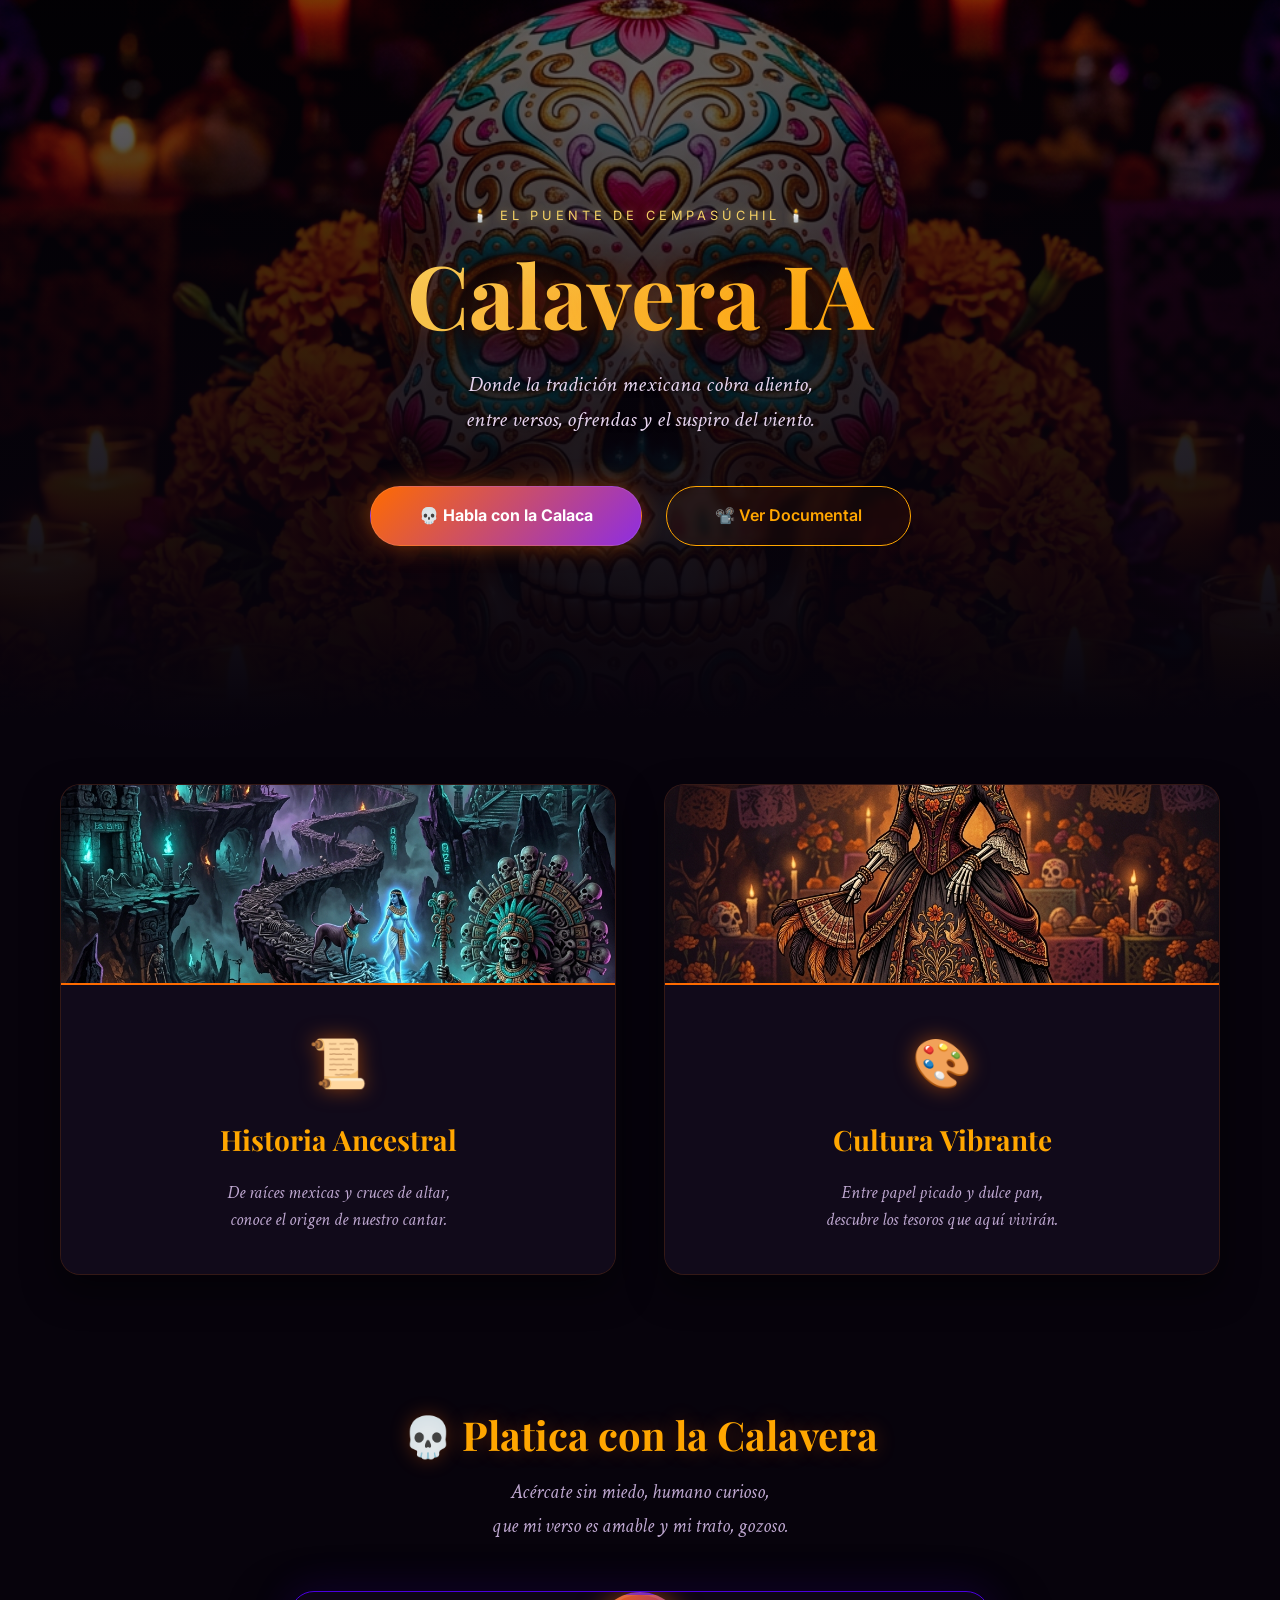
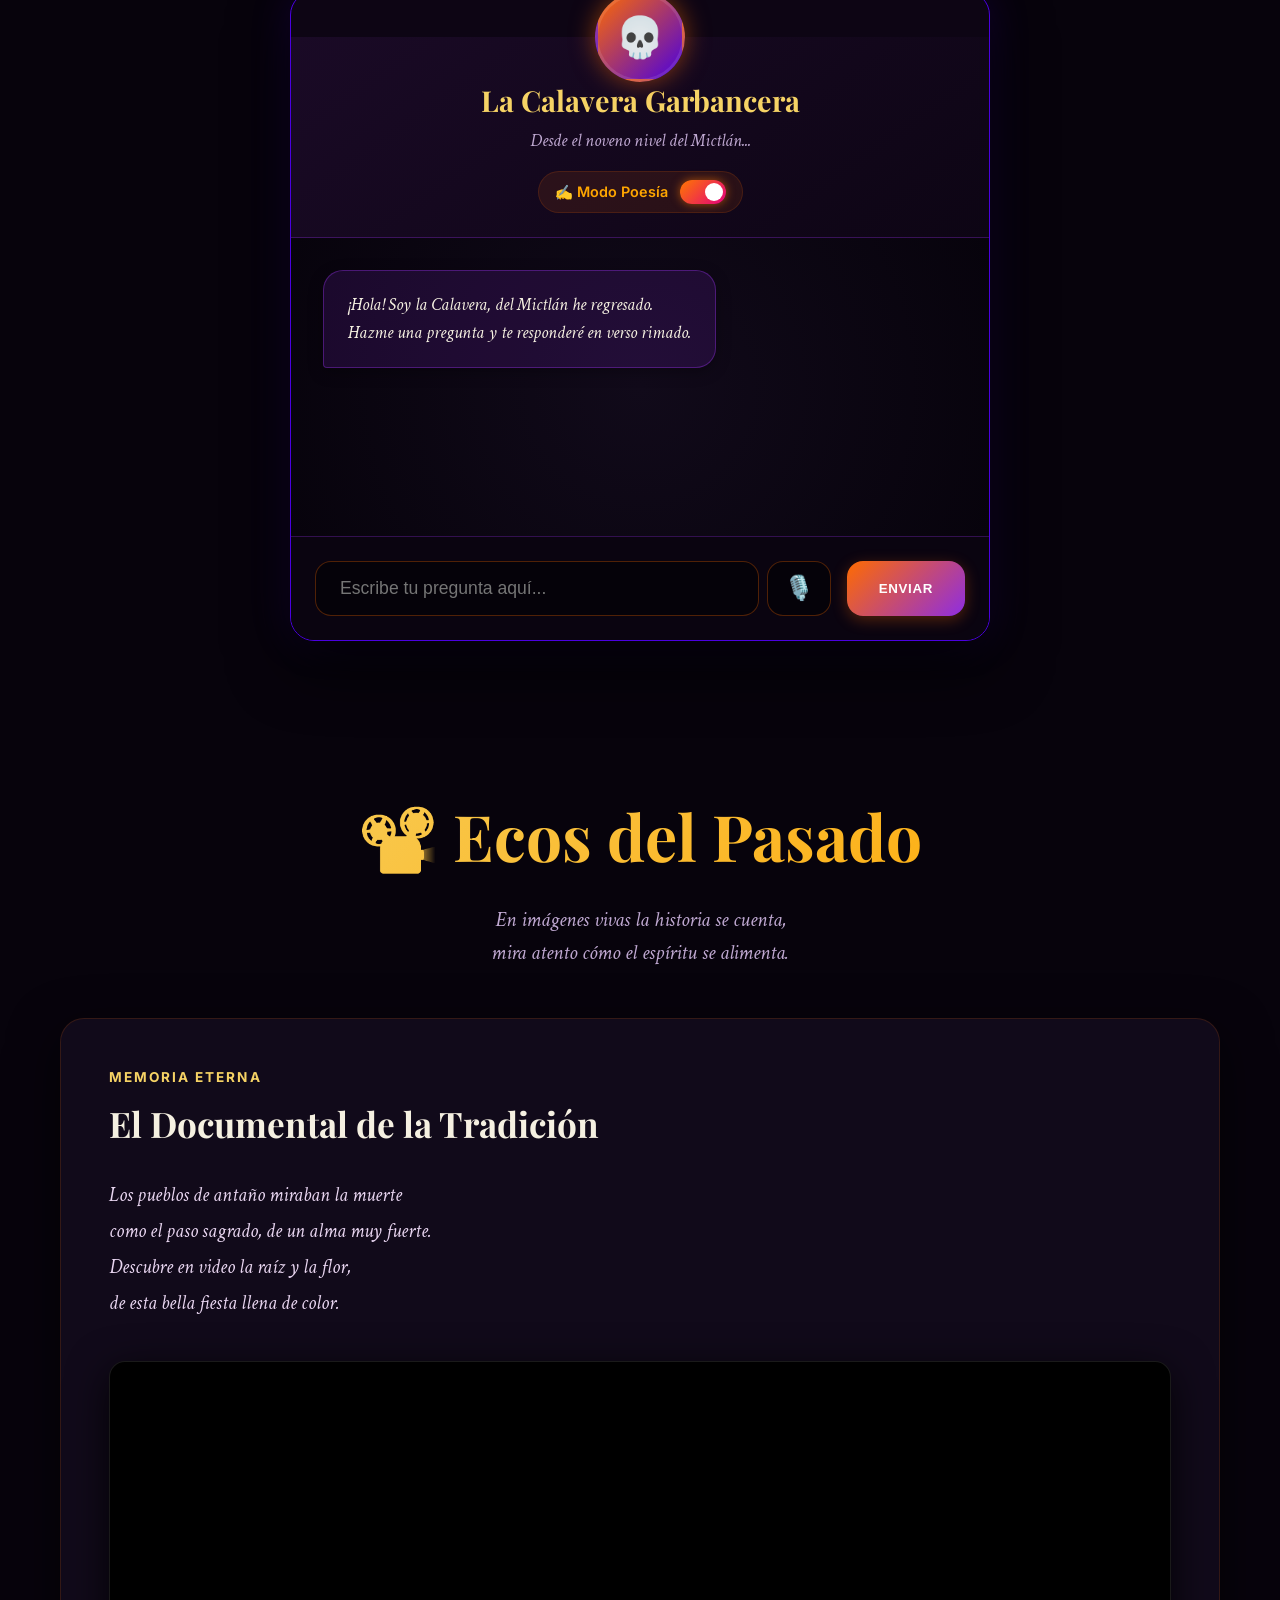
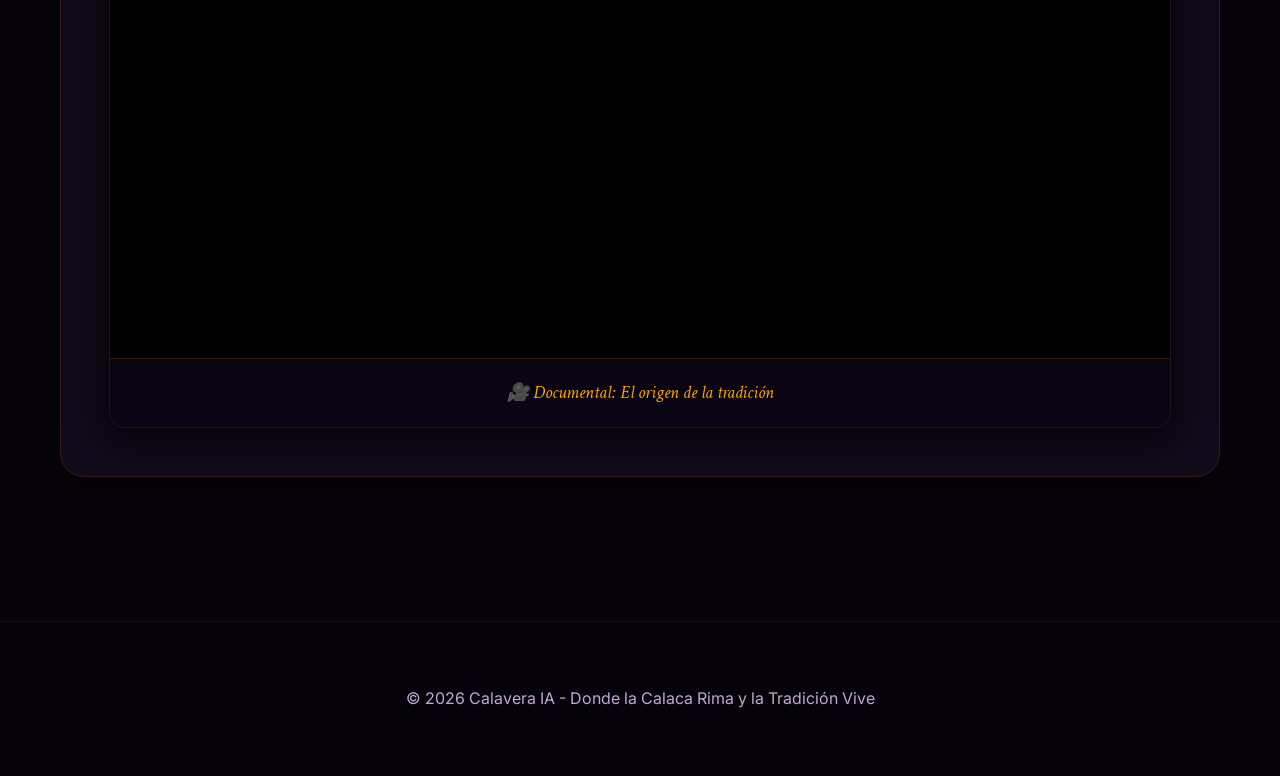
<file: index.html>
<!DOCTYPE html>
<html lang="es">

<head>
    <meta charset="UTF-8">
    <meta name="viewport" content="width=device-width, initial-scale=1.0">
    <title>Calavera IA | El Eco del Mictlán</title>
    <meta name="description"
        content="Calavera IA: Experiencia interactiva del Día de Muertos con inteligencia artificial, versos rimados y cultura mexicana.">
    <!-- Importamos las fuentes de Google Fonts -->
    <link
        href="https://fonts.googleapis.com/css2?family=Playfair+Display:wght@700&family=Crimson+Text:ital,wght@0,400;0,600;1,400&family=Inter:wght@400;600;700&display=swap"
        rel="stylesheet">
    <link rel="stylesheet" href="styles.css">
</head>

<body>

    <div id="home-page">
        <!-- ── Hero ── -->
        <header class="hero">
            <div class="hero-background" style="background-image: url('images/hero_skull.png');"></div>
            <div class="hero-overlay"></div>
            <div class="hero-content">
                <p class="hero-eyebrow">🕯️ El Puente de Cempasúchil 🕯️</p>
                <h1 class="hero-title">Calavera IA</h1>
                <p class="hero-subtitle">
                    Donde la tradición mexicana cobra aliento,<br>
                    entre versos, ofrendas y el suspiro del viento.
                </p>

                <div class="hero-ctas">
                    <a href="#chat-section" class="cta-primary">💀 Habla con la Calaca</a>
                    <a href="#documental" class="cta-secondary">📽️ Ver Documental</a>
                </div>
            </div>
        </header>

        <!-- ── Navegación de secciones (Tarjetas) ── -->
        <nav class="nav-cards container">
            <a href="historia.html" class="nav-card card-historia">
                <div class="nav-card-image" style="background-image: url('images/mictlan_underworld.png');"></div>
                <div class="nav-card-content">
                    <span class="nav-card-icon">📜</span>
                    <h3 class="nav-card-title">Historia Ancestral</h3>
                    <p class="nav-card-desc">
                        De raíces mexicas y cruces de altar,<br>
                        conoce el origen de nuestro cantar.
                    </p>
                </div>
            </a>

            <a href="cultura.html" class="nav-card card-cultura">
                <div class="nav-card-image" style="background-image: url('images/la_catrina.png');"></div>
                <div class="nav-card-content">
                    <span class="nav-card-icon">🎨</span>
                    <h3 class="nav-card-title">Cultura Vibrante</h3>
                    <p class="nav-card-desc">
                        Entre papel picado y dulce pan,<br>
                        descubre los tesoros que aquí vivirán.
                    </p>
                </div>
            </a>
        </nav>

        <!-- Contenedor para el Chat -->
        <section class="section container" id="chat-section">
            <h2 class="section-title">💀 Platica con la Calavera</h2>
            <p class="section-desc">Acércate sin miedo, humano curioso,<br>que mi verso es amable y mi trato, gozoso.
            </p>

            <div class="chat-container">
                <div class="chat-header">
                    <div class="bot-avatar-circle">💀</div>
                    <h3 class="chat-header-title">La Calavera Garbancera</h3>
                    <p class="chat-header-subtitle">Desde el noveno nivel del Mictlán...</p>

                    <!-- Toggle Switch para Modo Poesía -->
                    <div class="toggle-container">
                        <span class="toggle-label">✍️ Modo Poesía</span>
                        <label class="switch">
                            <input type="checkbox" id="verso-toggle" checked>
                            <span class="slider round"></span>
                        </label>
                    </div>
                </div>
                <div id="chat-messages" class="chat-messages">
                    <div class="message bot-message">¡Hola! Soy la Calavera, del Mictlán he regresado.<br>Hazme una
                        pregunta y te responderé en verso rimado.</div>
                </div>

                <div class="chat-input-area">
                    <div class="input-wrapper">
                        <input type="text" id="user-input" placeholder="Escribe tu pregunta aquí..." autocomplete="off">
                        <button id="mic-btn" title="Activar micrófono">
                            🎙️
                        </button>
                    </div>
                    <button id="send-btn">
                        <span>Enviar</span>
                    </button>
                </div>
            </div>
        </section>

        <!-- ── Sección Documental ── -->
        <section id="documental" class="section container">
            <div class="history-header">
                <h2 class="history-header-title">📽️ Ecos del Pasado</h2>
                <p class="history-header-subtitle">
                    En imágenes vivas la historia se cuenta,<br>
                    mira atento cómo el espíritu se alimenta.
                </p>
            </div>

            <!-- Contenedor para el reproductor de video -->
            <article class="history-card">
                <div class="card-header">
                    <span class="card-date">Memoria Eterna</span>
                    <h3 class="card-title-history">El Documental de la Tradición</h3>
                </div>
                <p class="card-text-history">
                    Los pueblos de antaño miraban la muerte<br>
                    como el paso sagrado, de un alma muy fuerte.<br>
                    Descubre en video la raíz y la flor,<br>
                    de esta bella fiesta llena de color.
                </p>

                <!-- Contenedor del Video -->
                <div class="video-container-professional">
                    <div class="video-wrapper">
                        <iframe src="https://www.youtube.com/embed/2eAaW9I4E4o" title="Historia del Día de Muertos"
                            frameborder="0"
                            allow="accelerometer; autoplay; clipboard-write; encrypted-media; gyroscope; picture-in-picture; web-share"
                            allowfullscreen>
                        </iframe>
                    </div>
                    <div class="video-caption">
                        <p>🎥 Documental: El origen de la tradición</p>
                    </div>
                </div>
            </article>
        </section>
    </div>

    <footer>
        <p>© 2026 Calavera IA - Donde la Calaca Rima y la Tradición Vive</p>
    </footer>

    <script src="chat.js"></script>

</body>

</html>
</file>
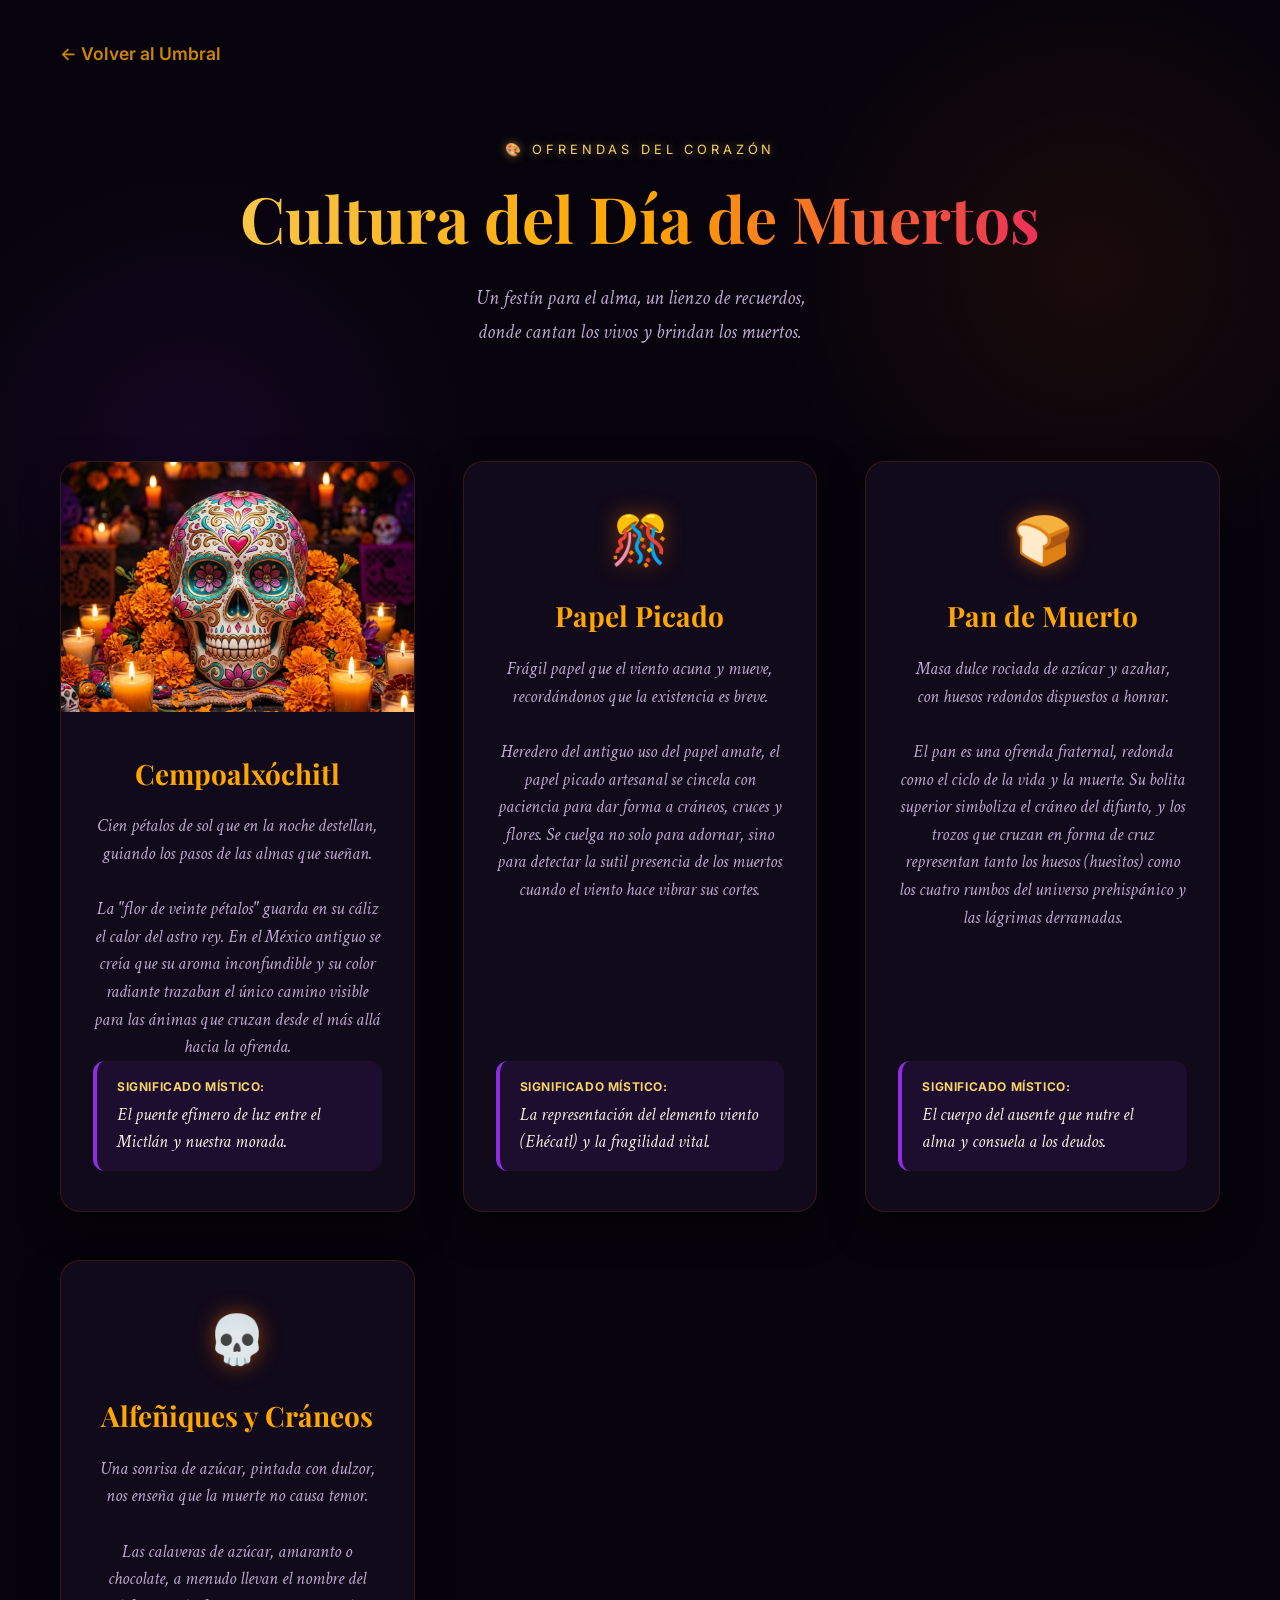
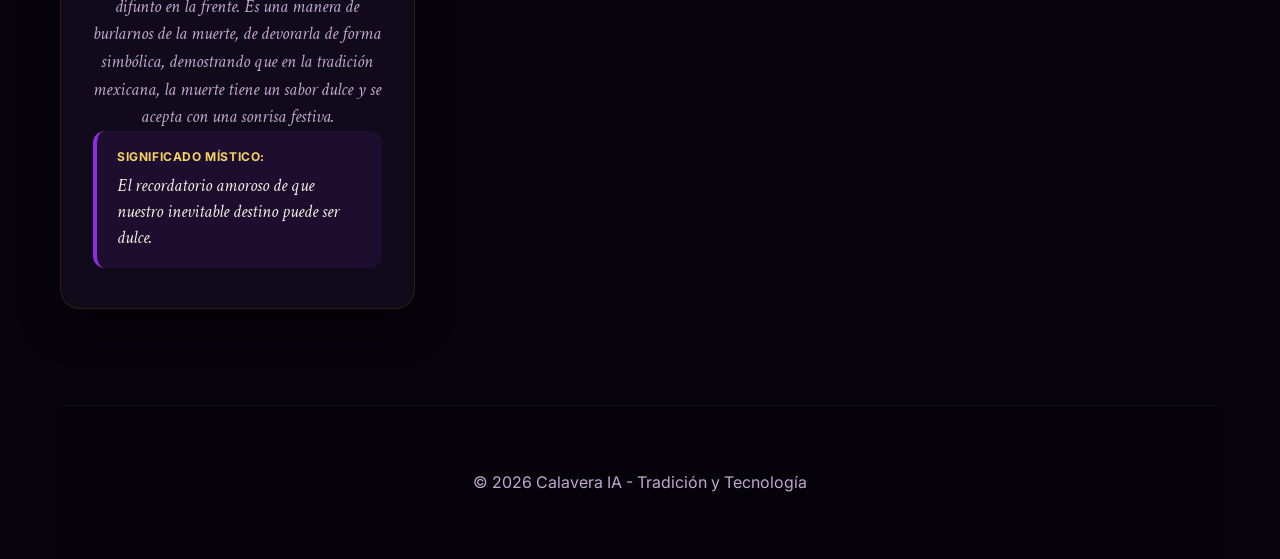
<file: cultura.html>
<!DOCTYPE html>
<html lang="es">

<head>
    <meta charset="UTF-8">
    <meta name="viewport" content="width=device-width, initial-scale=1.0">
    <title>Cultura - Calavera IA</title>
    <!-- Fuentes -->
    <link
        href="https://fonts.googleapis.com/css2?family=Inter:wght@400;600;700&family=Playfair+Display:wght@700&family=Crimson+Text:ital,wght@0,400;0,600;1,400&display=swap"
        rel="stylesheet">
    <link rel="stylesheet" href="styles.css">
</head>

<body>

    <div class="container">
        <!-- Navegación Superior -->
        <nav class="top-nav">
            <a href="index.html" class="back-link">← Volver al Umbral</a>
        </nav>

        <main id="cultura-page">
            <!-- ── Hero ── -->
            <header class="hero-simple">
                <span class="hero-eyebrow">🎨 Ofrendas del Corazón</span>
                <h1 class="hero-title-history">Cultura del Día de Muertos</h1>
                <p class="section-desc">
                    Un festín para el alma, un lienzo de recuerdos,<br>
                    donde cantan los vivos y brindan los muertos.
                </p>
            </header>

            <!-- ── Grid de elementos culturales ── -->
            <section class="nav-cards">

                <!-- Flor de Cempasúchil -->
                <article class="nav-card card-cultura">
                    <div class="card-image-wrapper">
                        <img src="images/hero_skull.png" class="card-bg-img" alt="Cempasúchil y calaveras">
                    </div>
                    <div class="card-body">
                        <h3 class="nav-card-title">Cempoalxóchitl</h3>
                        <p class="nav-card-desc">
                            Cien pétalos de sol que en la noche destellan,<br>
                            guiando los pasos de las almas que sueñan.<br><br>
                            La "flor de veinte pétalos" guarda en su cáliz el calor del astro rey. En el México antiguo se creía que su aroma inconfundible y su color radiante trazaban el único camino visible para las ánimas que cruzan desde el más allá hacia la ofrenda.
                        </p>
                        <div class="significado">
                            <span class="significado-label">Significado Místico:</span>
                            <p class="significado-text">El puente efímero de luz entre el Mictlán y nuestra morada.</p>
                        </div>
                    </div>
                </article>

                <!-- Papel Picado -->
                <article class="nav-card card-cultura">
                    <div class="card-body">
                        <div class="nav-card-icon">🎊</div>
                        <h3 class="nav-card-title">Papel Picado</h3>
                        <p class="nav-card-desc">
                            Frágil papel que el viento acuna y mueve,<br>
                            recordándonos que la existencia es breve.<br><br>
                            Heredero del antiguo uso del papel amate, el papel picado artesanal se cincela con paciencia para dar forma a cráneos, cruces y flores. Se cuelga no solo para adornar, sino para detectar la sutil presencia de los muertos cuando el viento hace vibrar sus cortes.
                        </p>
                        <div class="significado">
                            <span class="significado-label">Significado Místico:</span>
                            <p class="significado-text">La representación del elemento viento (Ehécatl) y la fragilidad vital.</p>
                        </div>
                    </div>
                </article>

                <!-- Pan de Muerto -->
                <article class="nav-card card-cultura">
                    <div class="card-body">
                        <div class="nav-card-icon">🍞</div>
                        <h3 class="nav-card-title">Pan de Muerto</h3>
                        <p class="nav-card-desc">
                            Masa dulce rociada de azúcar y azahar,<br>
                            con huesos redondos dispuestos a honrar.<br><br>
                            El pan es una ofrenda fraternal, redonda como el ciclo de la vida y la muerte. Su bolita superior simboliza el cráneo del difunto, y los trozos que cruzan en forma de cruz representan tanto los huesos (huesitos) como los cuatro rumbos del universo prehispánico y las lágrimas derramadas.
                        </p>
                        <div class="significado">
                            <span class="significado-label">Significado Místico:</span>
                            <p class="significado-text">El cuerpo del ausente que nutre el alma y consuela a los deudos.</p>
                        </div>
                    </div>
                </article>

                <!-- Calaveras de Azúcar -->
                <article class="nav-card card-cultura">
                    <div class="card-body">
                        <div class="nav-card-icon">💀</div>
                        <h3 class="nav-card-title">Alfeñiques y Cráneos</h3>
                        <p class="nav-card-desc">
                            Una sonrisa de azúcar, pintada con dulzor,<br>
                            nos enseña que la muerte no causa temor.<br><br>
                            Las calaveras de azúcar, amaranto o chocolate, a menudo llevan el nombre del difunto en la frente. Es una manera de burlarnos de la muerte, de devorarla de forma simbólica, demostrando que en la tradición mexicana, la muerte tiene un sabor dulce y se acepta con una sonrisa festiva.
                        </p>
                        <div class="significado">
                            <span class="significado-label">Significado Místico:</span>
                            <p class="significado-text">El recordatorio amoroso de que nuestro inevitable destino puede ser dulce.</p>
                        </div>
                    </div>
                </article>

            </section>
        </main>

        <footer>
            <p>&copy; 2026 Calavera IA - Tradición y Tecnología</p>
        </footer>
    </div>

</body>

</html>
</file>
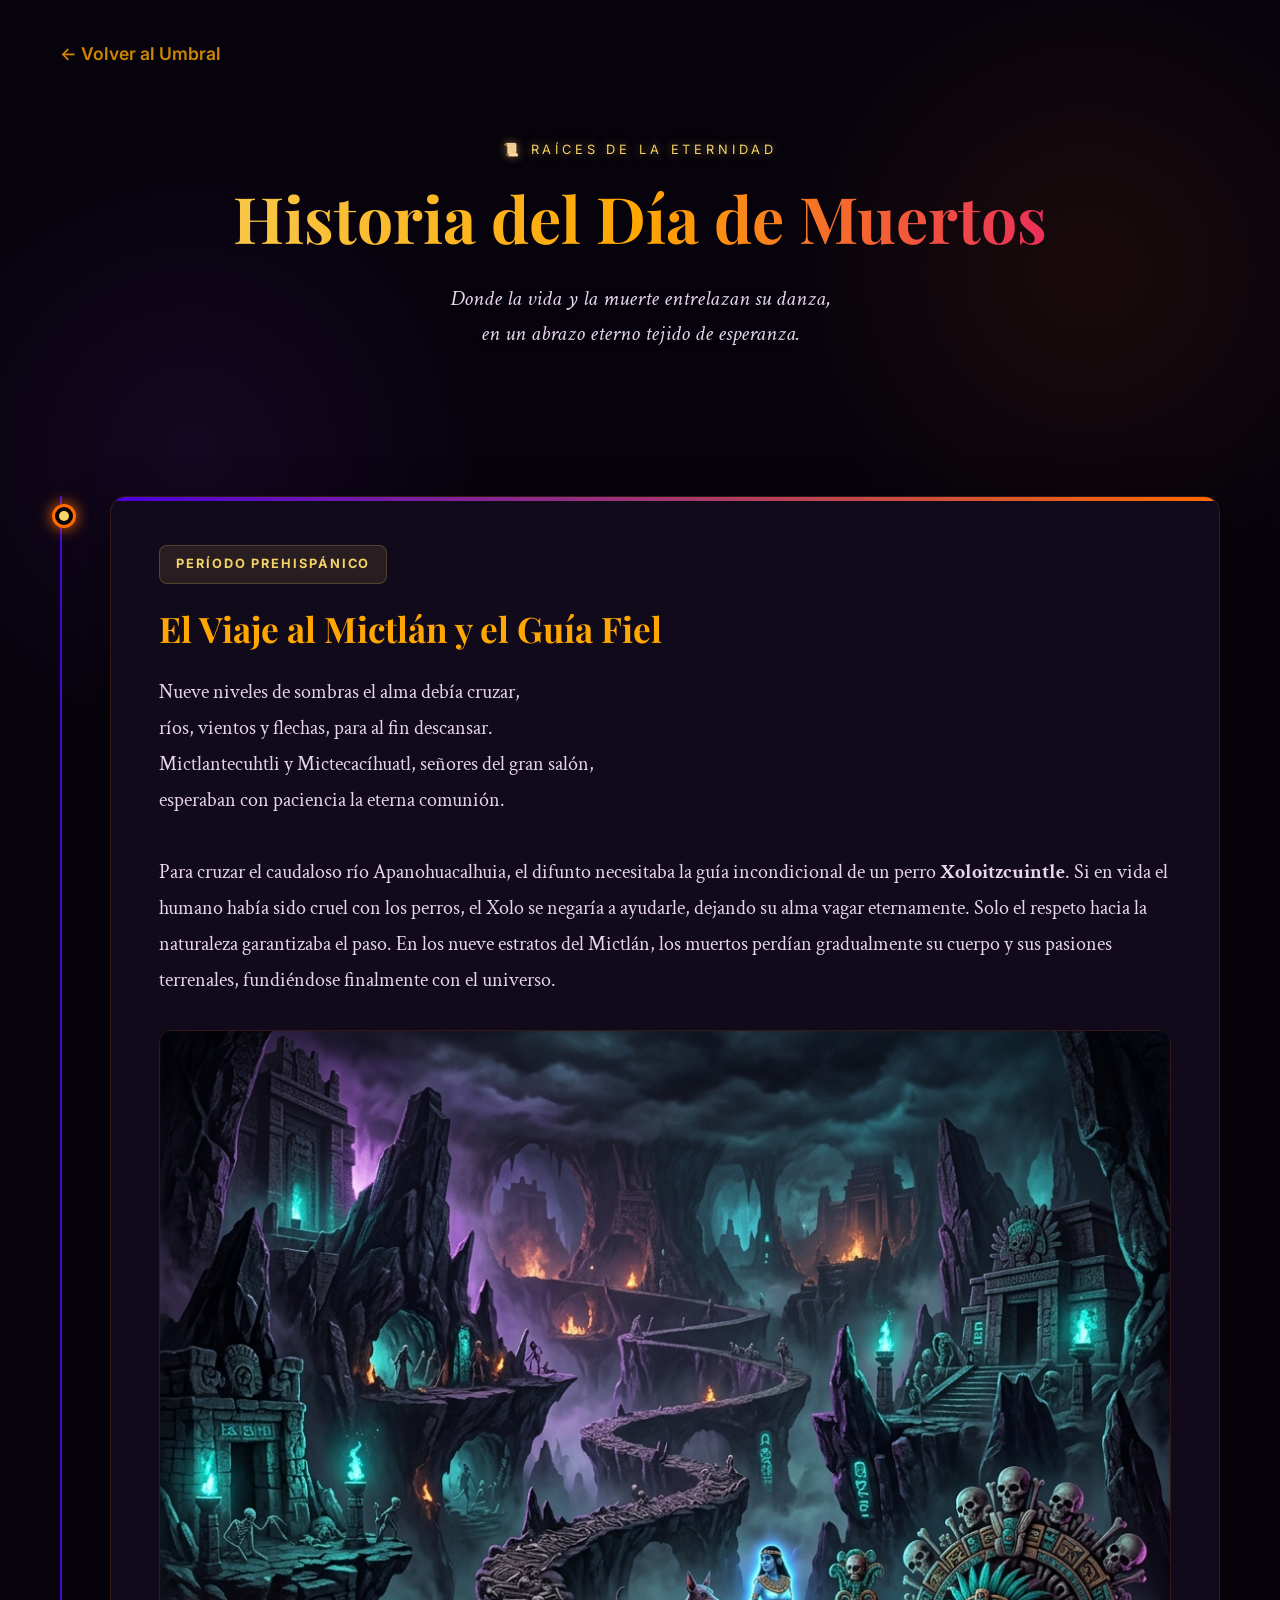
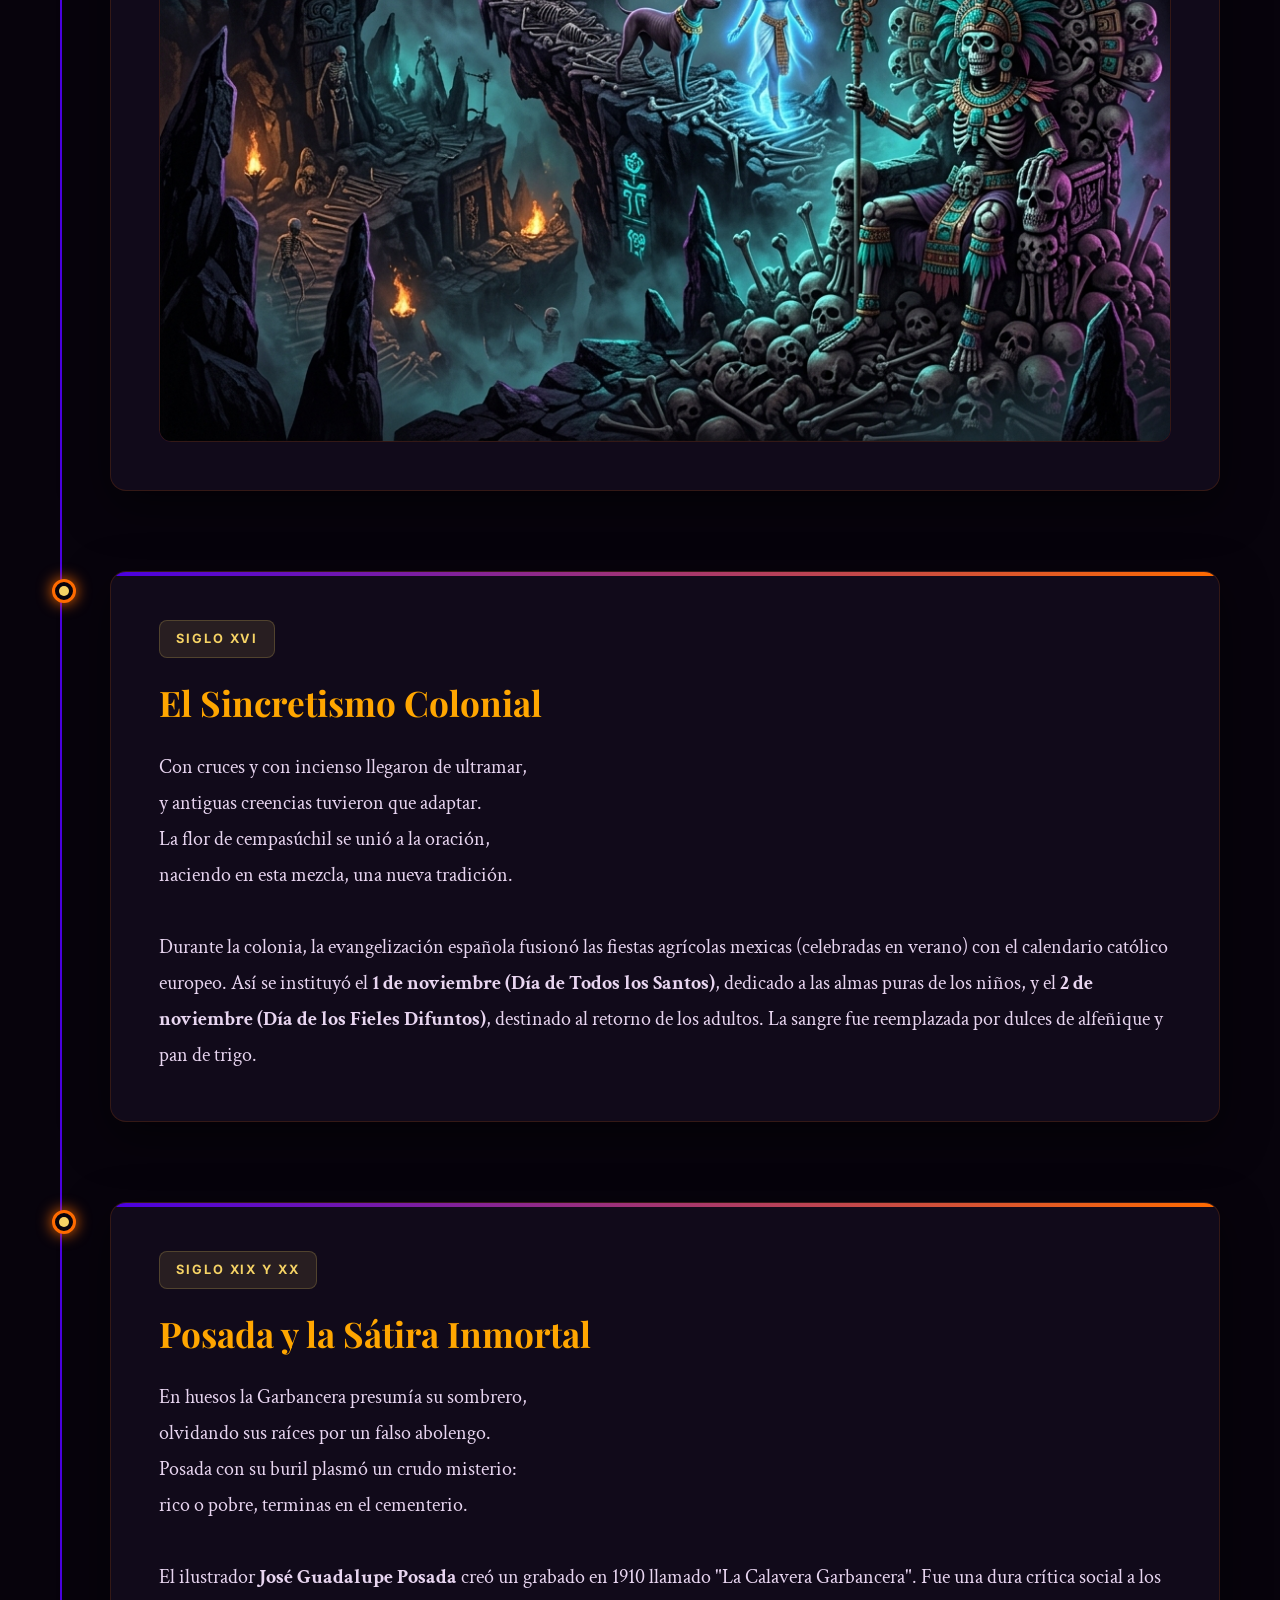
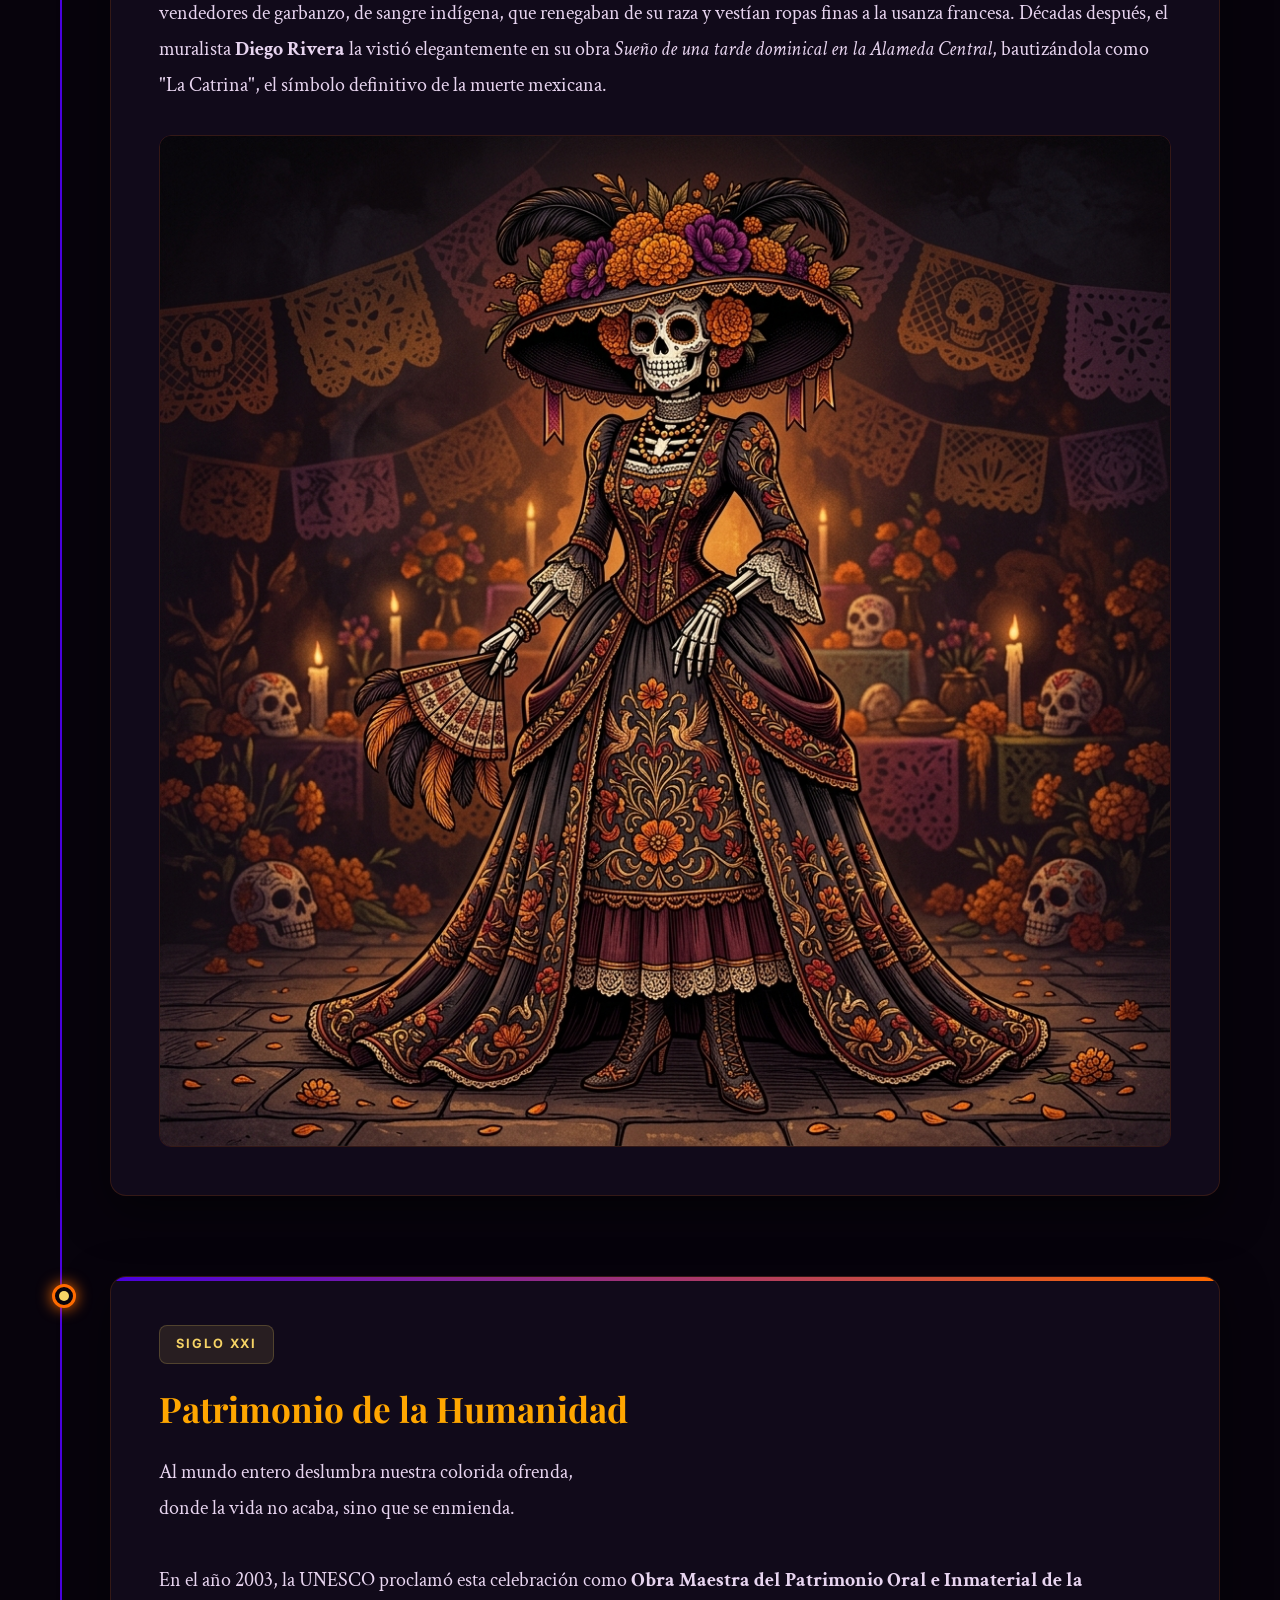
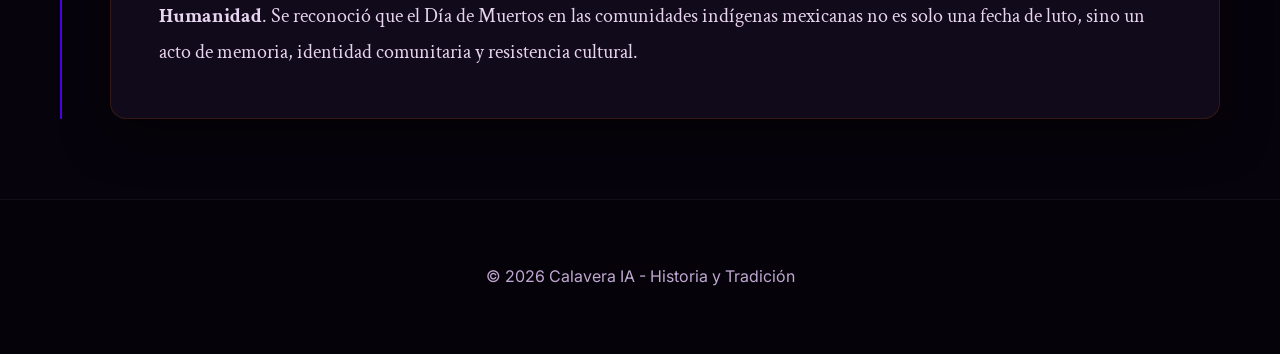
<file: historia.html>
<!DOCTYPE html>
<html lang="es">

<head>
    <meta charset="UTF-8">
    <meta name="viewport" content="width=device-width, initial-scale=1.0">
    <title>Historia - Calavera IA</title>
    <!-- Importamos las fuentes de Google Fonts -->
    <link
        href="https://fonts.googleapis.com/css2?family=Playfair+Display:wght@700&family=Crimson+Text:ital,wght@0,400;0,600;1,400&family=Inter:wght@400;600;700&display=swap"
        rel="stylesheet">
    <!-- Vinculación al archivo CSS externo -->
    <link rel="stylesheet" href="styles.css">
</head>

<body>

    <div id="historia-page" class="container">
        <!-- ── Botón de Regreso ── -->
        <nav class="top-nav">
            <a href="index.html" class="back-link">← Volver al Umbral</a>
        </nav>

        <!-- ── Hero Historia ── -->
        <header class="hero-simple">
            <span class="hero-eyebrow">📜 Raíces de la Eternidad</span>
            <h1 class="hero-title-history">Historia del Día de Muertos</h1>
            <p class="hero-subtitle">
                Donde la vida y la muerte entrelazan su danza,<br>
                en un abrazo eterno tejido de esperanza.
            </p>
        </header>

        <!-- ── Timeline ── -->
        <section class="timeline">
            <!-- Item 1: El Mictlán y el Xolo -->
            <article class="timeline-item">
                <div class="timeline-dot"><span class="timeline-dot-inner"></span></div>
                <div class="timeline-card">
                    <span class="timeline-era">Período Prehispánico</span>
                    <h3 class="timeline-title">El Viaje al Mictlán y el Guía Fiel</h3>
                    <p class="timeline-text">
                        Nueve niveles de sombras el alma debía cruzar,<br>
                        ríos, vientos y flechas, para al fin descansar.<br>
                        Mictlantecuhtli y Mictecacíhuatl, señores del gran salón,<br>
                        esperaban con paciencia la eterna comunión.<br><br>
                        Para cruzar el caudaloso río Apanohuacalhuia, el difunto necesitaba la guía incondicional de un perro <strong>Xoloitzcuintle</strong>. Si en vida el humano había sido cruel con los perros, el Xolo se negaría a ayudarle, dejando su alma vagar eternamente. Solo el respeto hacia la naturaleza garantizaba el paso. En los nueve estratos del Mictlán, los muertos perdían gradualmente su cuerpo y sus pasiones terrenales, fundiéndose finalmente con el universo.
                    </p>
                    <div class="media-container mt-2">
                        <img src="images/mictlan_underworld.png" alt="El Inframundo del Mictlán" class="responsive-img rounded shadow-glow">
                    </div>
                </div>
            </article>

            <!-- Item 2: Sincretismo -->
            <article class="timeline-item">
                <div class="timeline-dot"><span class="timeline-dot-inner"></span></div>
                <div class="timeline-card">
                    <span class="timeline-era">Siglo XVI</span>
                    <h3 class="timeline-title">El Sincretismo Colonial</h3>
                    <p class="timeline-text">
                        Con cruces y con incienso llegaron de ultramar,<br>
                        y antiguas creencias tuvieron que adaptar.<br>
                        La flor de cempasúchil se unió a la oración,<br>
                        naciendo en esta mezcla, una nueva tradición.<br><br>
                        Durante la colonia, la evangelización española fusionó las fiestas agrícolas mexicas (celebradas en verano) con el calendario católico europeo. Así se instituyó el <strong>1 de noviembre (Día de Todos los Santos)</strong>, dedicado a las almas puras de los niños, y el <strong>2 de noviembre (Día de los Fieles Difuntos)</strong>, destinado al retorno de los adultos. La sangre fue reemplazada por dulces de alfeñique y pan de trigo.
                    </p>
                </div>
            </article>

            <!-- Item 3: La Catrina -->
            <article class="timeline-item">
                <div class="timeline-dot"><span class="timeline-dot-inner"></span></div>
                <div class="timeline-card">
                    <span class="timeline-era">Siglo XIX y XX</span>
                    <h3 class="timeline-title">Posada y la Sátira Inmortal</h3>
                    <p class="timeline-text">
                        En huesos la Garbancera presumía su sombrero,<br>
                        olvidando sus raíces por un falso abolengo.<br>
                        Posada con su buril plasmó un crudo misterio:<br>
                        rico o pobre, terminas en el cementerio.<br><br>
                        El ilustrador <strong>José Guadalupe Posada</strong> creó un grabado en 1910 llamado "La Calavera Garbancera". Fue una dura crítica social a los vendedores de garbanzo, de sangre indígena, que renegaban de su raza y vestían ropas finas a la usanza francesa. Décadas después, el muralista <strong>Diego Rivera</strong> la vistió elegantemente en su obra <em>Sueño de una tarde dominical en la Alameda Central</em>, bautizándola como "La Catrina", el símbolo definitivo de la muerte mexicana.
                    </p>
                    <div class="media-container mt-2">
                        <img src="images/la_catrina.png" alt="La Catrina elegante" class="responsive-img rounded shadow-glow">
                    </div>
                </div>
            </article>

            <!-- Item 4: UNESCO -->
            <article class="timeline-item">
                <div class="timeline-dot"><span class="timeline-dot-inner"></span></div>
                <div class="timeline-card">
                    <span class="timeline-era">Siglo XXI</span>
                    <h3 class="timeline-title">Patrimonio de la Humanidad</h3>
                    <p class="timeline-text">
                        Al mundo entero deslumbra nuestra colorida ofrenda,<br>
                        donde la vida no acaba, sino que se enmienda.<br><br>
                        En el año 2003, la UNESCO proclamó esta celebración como <strong>Obra Maestra del Patrimonio Oral e Inmaterial de la Humanidad</strong>. Se reconoció que el Día de Muertos en las comunidades indígenas mexicanas no es solo una fecha de luto, sino un acto de memoria, identidad comunitaria y resistencia cultural.
                    </p>
                </div>
            </article>
        </section>

    </div>

    <footer>
        <p>© 2026 Calavera IA - Historia y Tradición</p>
    </footer>

</body>

</html>
</file>
<file: styles.css>
/* ========================================
    RESET Y VARIABLES (PREMIUM AESTHETIC)
    ========================================
*/
:root {
    --orange-main: #FF6B00;
    --orange-light: #FFA600;
    --gold: #F6D365;
    --dark-bg: #07030C; /* Deep purple almost black */
    --card-bg: #110A1A; /* Dark purple */
    --text-muted: #BFA8D1;
    --purple-deep: #4A00E0;
    --magenta: #8E2DE2;
    --pink: #E4007C;
    --cyan: #00CED1;
    --glass-bg: rgba(255, 107, 0, 0.05);
    --glass-border: rgba(255, 107, 0, 0.15);
}

* {
    box-sizing: border-box;
    margin: 0;
    padding: 0;
}

body {
    background-color: var(--dark-bg);
    color: #F5F0E1;
    font-family: 'Inter', sans-serif;
    line-height: 1.6;
    overflow-x: hidden;
    background-image: 
        radial-gradient(circle at 15% 50%, rgba(142, 45, 226, 0.1), transparent 25%),
        radial-gradient(circle at 85% 30%, rgba(255, 107, 0, 0.08), transparent 25%);
    background-attachment: fixed;
}

.container {
    max-width: 1200px;
    margin: 0 auto;
    padding: 0 20px;
}

/* ========================================
    COMPONENTES GLOBALES / SECCIONES
    ========================================
*/
.section {
    margin-bottom: 5rem;
    padding-top: 2rem;
}

.section-title {
    font-family: 'Playfair Display', serif;
    font-size: 2.5rem;
    color: var(--orange-light);
    text-align: center;
    margin-bottom: 0.5rem;
    text-shadow: 0 0 20px rgba(255, 107, 0, 0.3);
}

.section-desc {
    font-family: 'Crimson Text', serif;
    font-size: 1.25rem;
    color: var(--text-muted);
    text-align: center;
    font-style: italic;
    max-width: 700px;
    margin: 0 auto 3rem;
    line-height: 1.7;
}

.hero-eyebrow {
    font-size: 0.8rem;
    letter-spacing: 0.3em;
    text-transform: uppercase;
    color: var(--gold);
    margin-bottom: 1.2rem;
    display: block;
    text-shadow: 0 0 10px rgba(246, 211, 101, 0.5);
}

/* Helpers */
.mt-2 { margin-top: 1.5rem; }
.responsive-img { width: 100%; height: auto; display: block; }
.rounded { border-radius: 12px; }
.shadow-glow { box-shadow: 0 10px 30px rgba(142, 45, 226, 0.3); border: 1px solid var(--glass-border); }

/* ========================================
    PÁGINA DE INICIO (INDEX)
    ========================================
*/
#home-page {
    padding-bottom: 4rem;
}

.hero {
    position: relative;
    text-align: center;
    padding: 8rem 1rem 6rem;
    margin-bottom: 4rem;
    display: flex;
    align-items: center;
    justify-content: center;
    min-height: 80vh;
    overflow: hidden;
}

.hero-background {
    position: absolute;
    top: 0; left: 0; right: 0; bottom: 0;
    background-size: cover;
    background-position: center;
    filter: brightness(0.6) contrast(1.1) saturate(1.2);
    z-index: -2;
    transform: scale(1.05); /* Slight zoom to prevent edges showing on blur */
}

.hero-overlay {
    position: absolute;
    top: 0; left: 0; right: 0; bottom: 0;
    background: linear-gradient(to bottom, 
        rgba(7, 3, 12, 0.3) 0%, 
        rgba(7, 3, 12, 0.8) 60%, 
        var(--dark-bg) 100%);
    z-index: -1;
}

.hero-content {
    position: relative;
    z-index: 1;
    max-width: 800px;
    animation: fadeIn 1.5s ease-out;
}

.hero-title {
    font-family: 'Playfair Display', serif;
    font-size: clamp(3rem, 8vw, 5.5rem);
    font-weight: 700;
    background: linear-gradient(135deg, var(--gold), var(--orange-light), #FFFFFF);
    background-size: 200% 200%;
    -webkit-background-clip: text;
    -webkit-text-fill-color: transparent;
    margin-bottom: 1.5rem;
    line-height: 1.1;
    animation: gradientShift 6s ease infinite;
    text-shadow: 0 0 40px rgba(255, 107, 0, 0.4);
}

@keyframes gradientShift {
    0% { background-position: 0% 50%; }
    50% { background-position: 100% 50%; }
    100% { background-position: 0% 50%; }
}

.hero-subtitle {
    font-family: 'Crimson Text', serif;
    font-size: 1.4rem;
    color: #E8D5F0;
    max-width: 650px;
    margin: 0 auto 3rem;
    line-height: 1.6;
    font-style: italic;
    text-shadow: 0 2px 4px rgba(0,0,0,0.8);
}

.hero-ctas {
    display: flex;
    justify-content: center;
    gap: 1.5rem;
    flex-wrap: wrap;
}

.cta-primary {
    padding: 1rem 3rem;
    border-radius: 30px;
    background: linear-gradient(135deg, var(--orange-main), var(--magenta));
    color: #FFF;
    font-weight: 700;
    text-decoration: none;
    box-shadow: 0 0 25px rgba(255, 107, 0, 0.4);
    transition: all 0.3s cubic-bezier(0.175, 0.885, 0.32, 1.275);
    border: 1px solid rgba(255,255,255,0.1);
}

.cta-secondary {
    padding: 1rem 3rem;
    border-radius: 30px;
    border: 1px solid var(--orange-light);
    color: var(--orange-light);
    background: rgba(255, 107, 0, 0.05);
    font-weight: 600;
    text-decoration: none;
    transition: all 0.3s ease;
    backdrop-filter: blur(5px);
}

.cta-primary:hover {
    transform: translateY(-5px) scale(1.02);
    box-shadow: 0 10px 40px rgba(142, 45, 226, 0.6);
}

.cta-secondary:hover {
    background: rgba(255, 107, 0, 0.15);
    transform: translateY(-5px);
}

/* Tarjetas de Navegación */
.nav-cards {
    display: grid;
    grid-template-columns: repeat(auto-fit, minmax(320px, 1fr));
    gap: 3rem;
    margin-bottom: 6rem;
}

.nav-card {
    background: var(--card-bg);
    border-radius: 20px;
    border: 1px solid var(--glass-border);
    text-align: center;
    text-decoration: none;
    transition: all 0.4s cubic-bezier(0.165, 0.84, 0.44, 1);
    display: flex;
    flex-direction: column;
    overflow: hidden;
    position: relative;
    box-shadow: 0 15px 35px rgba(0, 0, 0, 0.5);
}

.nav-card-image {
    height: 200px;
    background-size: cover;
    background-position: center;
    border-bottom: 2px solid var(--orange-main);
    transition: transform 0.5s ease;
}

.nav-card:hover .nav-card-image {
    transform: scale(1.05);
}

.nav-card-content {
    padding: 2.5rem 2rem;
    background: linear-gradient(to top, var(--card-bg) 80%, transparent);
    z-index: 1;
}

.nav-card:hover {
    transform: translateY(-12px);
    border-color: var(--gold);
    box-shadow: 0 20px 50px rgba(142, 45, 226, 0.4);
}

.nav-card-icon {
    font-size: 3rem;
    margin-bottom: 1rem;
    display: inline-block;
    filter: drop-shadow(0 0 10px rgba(255,107,0,0.5));
}

.nav-card-title {
    font-family: 'Playfair Display', serif;
    font-size: 1.75rem;
    color: var(--orange-light);
    margin-bottom: 1rem;
}

.nav-card-desc {
    color: var(--text-muted);
    font-family: 'Crimson Text', serif;
    font-size: 1.15rem;
    font-style: italic;
    line-height: 1.5;
}

/* ========================================
    PÁGINA DE HISTORIA
    ========================================
*/
.top-nav {
    padding: 2.5rem 0;
}

.back-link {
    color: var(--orange-light);
    text-decoration: none;
    font-weight: 600;
    font-size: 1.1rem;
    opacity: 0.8;
    transition: all 0.3s;
    display: inline-block;
}

.back-link:hover {
    opacity: 1;
    transform: translateX(-5px);
    color: var(--gold);
}

.hero-simple {
    text-align: center;
    padding: 2rem 1rem 4rem;
}

.hero-title-history {
    font-family: 'Playfair Display', serif;
    font-size: clamp(2.5rem, 6vw, 4rem);
    font-weight: 700;
    background: linear-gradient(to right, var(--gold), var(--orange-light), var(--pink));
    -webkit-background-clip: text;
    -webkit-text-fill-color: transparent;
    margin-bottom: 1.5rem;
    line-height: 1.2;
}

/* Timeline */
.timeline {
    position: relative;
    margin: 2rem auto 5rem;
    padding-left: 3rem;
    border-left: 2px solid var(--purple-deep);
}

.timeline-item {
    position: relative;
    margin-bottom: 5rem;
}

.timeline-dot {
    position: absolute;
    left: -3.65rem;
    top: 0.5rem;
    width: 24px;
    height: 24px;
    border-radius: 50%;
    background: var(--dark-bg);
    border: 3px solid var(--orange-main);
    display: flex;
    align-items: center;
    justify-content: center;
    z-index: 2;
    box-shadow: 0 0 15px var(--orange-main);
}

.timeline-dot-inner {
    width: 10px;
    height: 10px;
    background: var(--gold);
    border-radius: 50%;
}

.timeline-card {
    background: var(--card-bg);
    border-radius: 16px;
    padding: 3rem;
    border: 1px solid var(--glass-border);
    box-shadow: 0 15px 45px rgba(0, 0, 0, 0.5);
    position: relative;
    overflow: hidden;
}

.timeline-card::before {
    content: '';
    position: absolute;
    top: 0; left: 0; width: 100%; height: 4px;
    background: linear-gradient(to right, var(--purple-deep), var(--orange-main));
}

.timeline-era {
    font-size: 0.8rem;
    font-weight: 700;
    color: var(--gold);
    text-transform: uppercase;
    letter-spacing: 0.15em;
    background: rgba(246, 211, 101, 0.1);
    padding: 8px 16px;
    border-radius: 8px;
    display: inline-block;
    margin-bottom: 1.5rem;
    border: 1px solid rgba(246, 211, 101, 0.2);
}

.timeline-title {
    font-family: 'Playfair Display', serif;
    font-size: 2.2rem;
    color: var(--orange-light);
    margin-bottom: 1.5rem;
    line-height: 1.2;
}

.timeline-text {
    font-family: 'Crimson Text', serif;
    font-size: 1.25rem;
    color: #E8D5F0;
    line-height: 1.8;
}

/* Multimedia */
.media-container {
    margin-top: 2rem;
    border-radius: 12px;
    overflow: hidden;
}


/* --- CHAT PREMIUM AESTHETIC --- */
:root {
    --chat-bg: #0D0514;
    --chat-header-bg: linear-gradient(145deg, #1A0A26, #0D0514);
    --bot-bubble: rgba(142, 45, 226, 0.15);
    --user-bubble: linear-gradient(135deg, var(--orange-main), #CC5500);
}

.chat-container {
    background: var(--chat-bg);
    border: 1px solid var(--purple-deep);
    border-radius: 24px;
    max-width: 700px;
    margin: 2rem auto;
    display: flex;
    flex-direction: column;
    height: 650px;
    overflow: hidden;
    box-shadow: 0 25px 60px rgba(0, 0, 0, 0.8), 0 0 40px rgba(74, 0, 224, 0.2);
}

.chat-header {
    padding: 2.5rem 1rem 1.5rem;
    background: var(--chat-header-bg);
    text-align: center;
    border-bottom: 1px solid rgba(142, 45, 226, 0.3);
    position: relative;
}

.bot-avatar-circle {
    width: 90px;
    height: 90px;
    background: linear-gradient(135deg, var(--orange-main), var(--purple-deep));
    border-radius: 50%;
    margin: 0 auto 1rem;
    display: flex;
    align-items: center;
    justify-content: center;
    font-size: 2.5rem;
    box-shadow: 0 0 25px rgba(255, 107, 0, 0.5);
    border: 3px solid rgba(255, 255, 255, 0.1);
    position: absolute;
    top: -45px;
    left: 50%;
    transform: translateX(-50%);
}

.chat-header {
    margin-top: 45px;
}

.chat-header-title {
    font-family: 'Playfair Display', serif;
    font-size: 1.8rem;
    color: var(--gold);
    margin-bottom: 0.25rem;
}

.chat-header-subtitle {
    font-family: 'Crimson Text', serif;
    font-size: 1.1rem;
    color: var(--text-muted);
    font-style: italic;
}

/* --- Toggle Switch para Modo Poesía --- */
.toggle-container {
    display: inline-flex;
    align-items: center;
    gap: 0.75rem;
    margin-top: 1rem;
    background: rgba(255, 107, 0, 0.1);
    padding: 0.5rem 1rem;
    border-radius: 30px;
    border: 1px solid var(--glass-border);
}

.toggle-label {
    font-size: 0.9rem;
    font-weight: 600;
    color: var(--orange-light);
}

.switch {
    position: relative;
    display: inline-block;
    width: 46px;
    height: 24px;
}

.switch input { 
    opacity: 0;
    width: 0;
    height: 0;
}

.slider {
    position: absolute;
    cursor: pointer;
    top: 0; left: 0; right: 0; bottom: 0;
    background-color: #333;
    transition: .4s;
    border-radius: 34px;
    box-shadow: inset 0 2px 5px rgba(0,0,0,0.5);
}

.slider:before {
    position: absolute;
    content: "";
    height: 18px;
    width: 18px;
    left: 3px;
    bottom: 3px;
    background-color: #FFF;
    transition: .4s;
    border-radius: 50%;
}

input:checked + .slider {
    background: linear-gradient(135deg, #ff7700, #E4007C);
    box-shadow: 0 0 10px rgba(255, 119, 0, 0.6);
}

input:focus + .slider {
    box-shadow: 0 0 15px rgba(255, 119, 0, 0.8);
}

input:checked + .slider:before {
    transform: translateX(22px);
}

.chat-messages {
    flex: 1;
    padding: 2rem;
    overflow-y: auto;
    display: flex;
    flex-direction: column;
    gap: 1.5rem;
    background: radial-gradient(circle at center, #110A1A 0%, #07030C 100%);
}

.message {
    max-width: 85%;
    padding: 1.25rem 1.5rem;
    border-radius: 20px;
    font-size: 1.1rem;
    line-height: 1.6;
    animation: fadeIn 0.4s cubic-bezier(0.175, 0.885, 0.32, 1.275);
}

@keyframes fadeIn {
    from { opacity: 0; transform: translateY(15px); }
    to { opacity: 1; transform: translateY(0); }
}

.bot-message {
    align-self: flex-start;
    background: var(--bot-bubble);
    color: #F5F0E1;
    border: 1px solid rgba(142, 45, 226, 0.4);
    border-bottom-left-radius: 4px;
    font-family: 'Crimson Text', serif;
    font-style: italic;
    box-shadow: 0 4px 15px rgba(0,0,0,0.3);
}

.user-message {
    align-self: flex-end;
    background: var(--user-bubble);
    color: #FFF;
    font-weight: 600;
    border-bottom-right-radius: 4px;
    box-shadow: 0 8px 20px rgba(255, 107, 0, 0.3);
}

.chat-input-area {
    padding: 1.5rem;
    background: #0A0410;
    display: flex;
    gap: 1rem;
    border-top: 1px solid rgba(142, 45, 226, 0.3);
}

.input-wrapper {
    flex: 1;
    display: flex;
    gap: 0.5rem;
}

#mic-btn {
    background: #050209;
    border: 1px solid rgba(255, 107, 0, 0.3);
    border-radius: 16px;
    padding: 0 1rem;
    color: white;
    font-size: 1.5rem;
    cursor: pointer;
    transition: all 0.3s ease;
    display: flex;
    align-items: center;
    justify-content: center;
}

#mic-btn:hover {
    border-color: var(--gold);
    box-shadow: 0 0 0 3px rgba(246, 211, 101, 0.15);
}

#mic-btn.listening {
    border-color: #FF0000;
    background-color: rgba(255, 0, 0, 0.2);
    box-shadow: 0 0 15px rgba(255, 0, 0, 0.6);
    color: #FF5555;
    animation: pulse 1.5s infinite;
}

@keyframes pulse {
    0% { transform: scale(1); }
    50% { transform: scale(1.05); }
    100% { transform: scale(1); }
}

#user-input {
    width: 100%;
    background: #050209;
    border: 1px solid rgba(255, 107, 0, 0.3);
    border-radius: 16px;
    padding: 1rem 1.5rem;
    color: white;
    font-size: 1.1rem;
    transition: all 0.3s ease;
}

#user-input:focus {
    border-color: var(--gold);
    box-shadow: 0 0 0 3px rgba(246, 211, 101, 0.15);
    outline: none;
}

#send-btn {
    background: linear-gradient(135deg, var(--orange-main), var(--magenta));
    color: #FFF;
    border: none;
    padding: 0 2rem;
    border-radius: 16px;
    font-weight: 700;
    cursor: pointer;
    transition: all 0.3s ease;
    text-transform: uppercase;
    letter-spacing: 0.05em;
    box-shadow: 0 4px 15px rgba(255, 107, 0, 0.3);
}

#send-btn:hover {
    transform: translateY(-2px);
    box-shadow: 0 8px 25px rgba(142, 45, 226, 0.5);
}

/* --- Documental y Video --- */
.history-header {
    text-align: center;
    padding: 2rem 1rem 3rem;
}

.history-header-title {
    font-family: 'Playfair Display', serif;
    font-size: clamp(2.5rem, 5vw, 4rem);
    background: linear-gradient(135deg, var(--gold), var(--orange-light));
    -webkit-background-clip: text;
    -webkit-text-fill-color: transparent;
    margin-bottom: 1rem;
}

.history-header-subtitle {
    font-family: 'Crimson Text', serif;
    font-size: 1.3rem;
    color: var(--text-muted);
    font-style: italic;
    line-height: 1.6;
}

.history-card {
    background: var(--card-bg);
    border: 1px solid var(--glass-border);
    border-radius: 24px;
    padding: 3rem;
    margin-bottom: 2rem;
    box-shadow: 0 15px 50px rgba(0, 0, 0, 0.6);
}

.card-date {
    font-family: 'Inter', sans-serif;
    font-size: 0.85rem;
    font-weight: 700;
    text-transform: uppercase;
    letter-spacing: 0.15em;
    color: var(--gold);
    display: block;
    margin-bottom: 0.5rem;
}

.card-title-history {
    font-family: 'Playfair Display', serif;
    font-size: 2.2rem;
    color: #F5F0E1;
    margin-bottom: 1.5rem;
}

.card-text-history {
    font-family: 'Crimson Text', serif;
    font-size: 1.25rem;
    color: #E8D5F0;
    line-height: 1.8;
    margin-bottom: 2.5rem;
    font-style: italic;
}

.video-container-professional {
    background: #000;
    border-radius: 16px;
    border: 1px solid rgba(255, 255, 255, 0.1);
    overflow: hidden;
    position: relative;
    box-shadow: 0 10px 40px rgba(0, 0, 0, 0.8);
}

.video-wrapper {
    position: relative;
    padding-bottom: 56.25%;
    height: 0;
}

.video-wrapper iframe {
    position: absolute;
    top: 0; left: 0; width: 100%; height: 100%;
    border: none;
}

.video-caption {
    background: rgba(11, 6, 20, 0.95);
    padding: 1.25rem;
    text-align: center;
    border-top: 1px solid rgba(255, 107, 0, 0.2);
}

.video-caption p {
    font-family: 'Crimson Text', serif;
    font-size: 1.1rem;
    font-style: italic;
    color: var(--orange-light);
    margin: 0;
}

/* Cultura page specific */
.card-image-wrapper {
    width: 100%;
    height: 250px;
    overflow: hidden;
}

.card-bg-img {
    width: 100%;
    height: 100%;
    object-fit: cover;
    transition: transform 0.5s ease;
}

.nav-card:hover .card-bg-img {
    transform: scale(1.08);
}

.card-body {
    padding: 2.5rem 2rem;
    display: flex;
    flex-direction: column;
    flex-grow: 1;
}

.significado {
    margin-top: auto;
    padding: 1rem 1.25rem;
    border-radius: 12px;
    background: rgba(142, 45, 226, 0.1);
    border-left: 4px solid var(--magenta);
    text-align: left;
}

.significado-label {
    font-size: 0.75rem;
    font-weight: 700;
    text-transform: uppercase;
    color: var(--gold);
    display: block;
    margin-bottom: 0.4rem;
    letter-spacing: 0.05em;
}

.significado-text {
    font-family: 'Crimson Text', serif;
    font-size: 1.1rem;
    font-style: italic;
    color: #F5F0E1;
    margin: 0;
    line-height: 1.5;
}

footer {
    text-align: center;
    padding: 4rem 2rem;
    color: var(--text-muted);
    font-size: 1rem;
    border-top: 1px solid rgba(255, 255, 255, 0.05);
    background: #050209;
}
</file>
